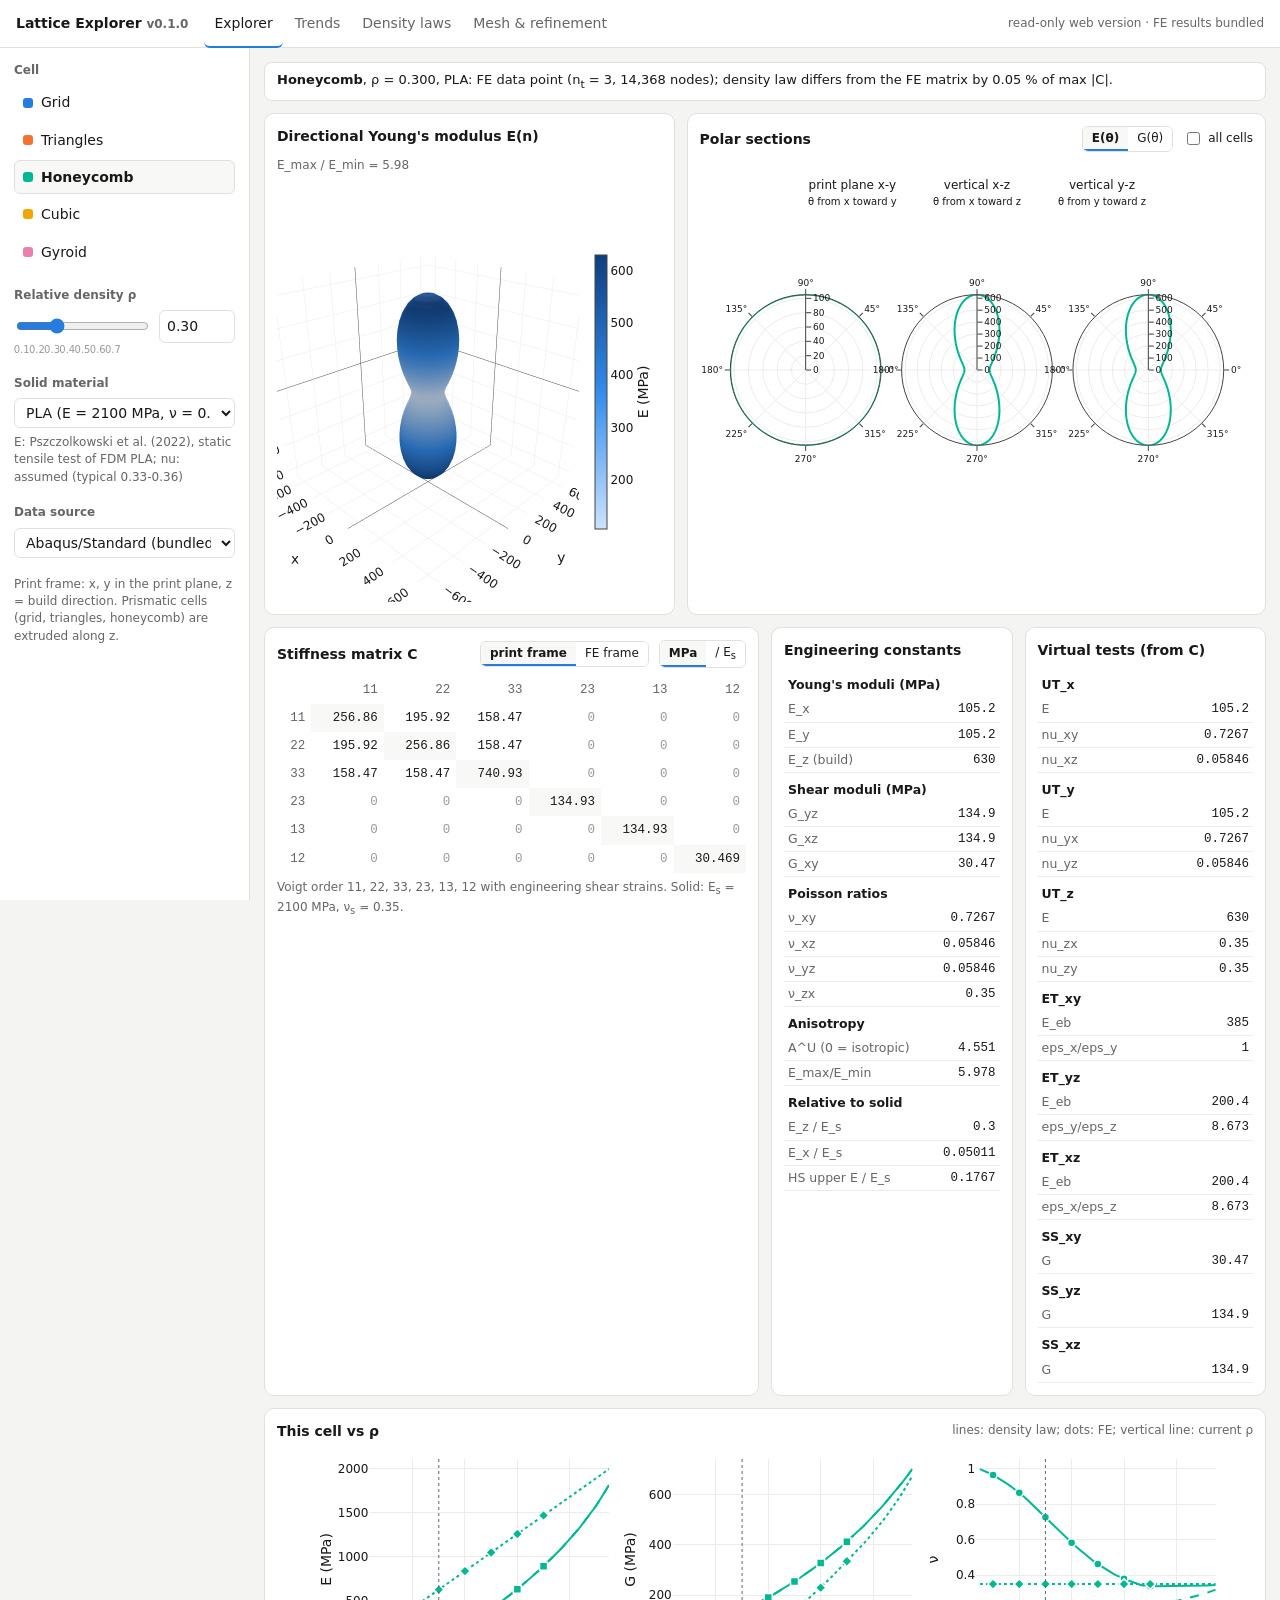
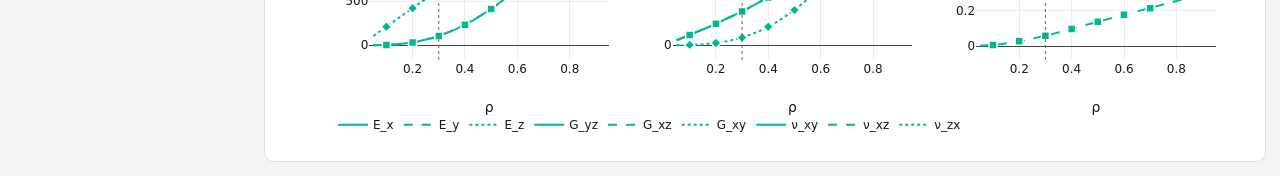
<file: index.html>
<!doctype html>
<html lang="en">
<head>
<meta charset="utf-8">
<meta name="viewport" content="width=device-width, initial-scale=1">
<title>Lattice Explorer</title>
<link rel="icon" href="data:,">
<link rel="stylesheet" href="static/style.css">
<script src="static/vendor/plotly.min.js"></script>
<script type="importmap">{"imports": {"three": "./static/vendor/three.module.min.js"}}</script>
</head>
<body data-static="1">
<header class="top">
  <div class="brand">Lattice Explorer <span class="muted" id="ver"></span></div>
  <nav id="tabs">
    <button data-tab="explore" class="on">Explorer</button>
    <button data-tab="trends">Trends</button>
    <button data-tab="laws">Density laws</button>
    <button data-tab="mesh">Mesh &amp; refinement</button>
    <button data-tab="fields">Stress fields</button>
    <button data-tab="jobs">Jobs <span id="jobbadge" class="badge" hidden></span></button>
    <button data-tab="data">Data</button>
    <button data-tab="settings">Settings</button>
  </nav>
  <div class="solver" id="solverstatus"></div>
</header>

<div class="layout">
<aside class="side">
  <div class="group">
    <label class="lab">Cell</label>
    <div id="patterns" class="patterns"></div>
  </div>
  <div class="group">
    <label class="lab" for="rho">Relative density &rho;</label>
    <div class="rhorow">
      <input type="range" id="rho" min="0.05" max="0.95" step="0.005" value="0.3">
      <input type="number" id="rhonum" min="0.05" max="0.95" step="0.01" value="0.30">
    </div>
    <div class="ticks" id="rhoticks"></div>
    <div class="note" id="rhonote"></div>
  </div>
  <div class="group">
    <label class="lab" for="material">Solid material</label>
    <select id="material"></select>
    <div class="note" id="matnote"></div>
  </div>
  <div class="group">
    <label class="lab" for="source">Data source</label>
    <select id="source"></select>
  </div>
  <div class="group note">
    Print frame: x, y in the print plane, z = build direction. Prismatic cells (grid, triangles,
    honeycomb) are extruded along z.
  </div>
</aside>

<main>
<!-- ======================================================== EXPLORER -->
<section id="tab-explore" class="tab">
  <div class="status" id="exstatus"></div>
  <div class="grid">
    <div class="card span5">
      <div class="cardhead"><h3>Directional Young's modulus E(n)</h3>
        <span class="muted" id="surfinfo"></span></div>
      <div id="surf" class="plot tall"></div>
    </div>
    <div class="card span7">
      <div class="cardhead"><h3>Polar sections</h3>
        <div class="seg" id="polarq"><button data-v="E" class="on">E(&theta;)</button><button data-v="G">G(&theta;)</button></div>
        <label class="chk"><input type="checkbox" id="polarall"> all cells</label>
      </div>
      <div id="polar" class="plot tall"></div>
    </div>
    <div class="card span6">
      <div class="cardhead"><h3>Stiffness matrix C</h3>
        <div class="seg" id="cframe"><button data-v="print" class="on">print frame</button><button data-v="fe">FE frame</button></div>
        <div class="seg" id="cunit"><button data-v="MPa" class="on">MPa</button><button data-v="norm">/ E<sub>s</sub></button></div>
      </div>
      <table class="matrix" id="cmat"></table>
      <div class="note" id="cnote"></div>
    </div>
    <div class="card span3">
      <div class="cardhead"><h3>Engineering constants</h3></div>
      <table class="kv" id="consts"></table>
    </div>
    <div class="card span3">
      <div class="cardhead"><h3>Virtual tests (from C)</h3></div>
      <table class="kv" id="vtests"></table>
    </div>
    <div class="card span12">
      <div class="cardhead"><h3>This cell vs &rho;</h3><span class="muted">lines: density law; dots: FE; vertical line: current &rho;</span></div>
      <div id="cellrho" class="plot mid"></div>
    </div>
  </div>
</section>

<!-- ======================================================== TRENDS -->
<section id="tab-trends" class="tab" hidden>
  <div class="toolbar">
    <div class="seg" id="trscale"><button data-v="log" class="on">log axes</button><button data-v="linear">linear</button></div>
    <div class="legend-html" id="trlegend"></div>
  </div>
  <div class="note" style="margin:-4px 0 10px">Lines: density laws; dots: FE. Shaded band: FE data range. Voigt bound &rho;E<sub>s</sub> holds for E(n) in every direction;
    the Hashin-Shtrikman upper bound applies to isotropic cells only.</div>
  <div class="grid" id="trendgrid"></div>
</section>

<!-- ======================================================== LAWS -->
<section id="tab-laws" class="tab" hidden>
  <div class="grid">
    <div class="card span7">
      <div class="cardhead"><h3 id="lawtitle">Density laws</h3></div>
      <div id="lawplot" class="plot tall"></div>
    </div>
    <div class="card span5">
      <div class="cardhead"><h3>Poisson ratios</h3><span class="muted">monotone cubic (PCHIP) through FE points and &nu;<sub>s</sub> at &rho; = 1</span></div>
      <div id="nuplot" class="plot tall"></div>
    </div>
    <div class="card span12">
      <div class="cardhead"><h3>Modulus laws used by the explorer (print frame)</h3></div>
      <div class="note">
        Each modulus, divided by the solid value (E<sub>s</sub> or G<sub>s</sub> = E<sub>s</sub>/2(1+&nu;<sub>s</sub>)), is fitted with two
        families; the one with the lower leave-one-out (LOO) error is kept, and its polynomial degree d is chosen by LOO as well:<br>
        mixture: h = &rho; + &rho;(1&minus;&rho;) &Sigma; c<sub>i</sub> &rho;<sup>i</sup> &nbsp;&nbsp;
        power-mixture: h = &rho;<sup>n</sup> [1 + (1&minus;&rho;) &Sigma; b<sub>i</sub> &rho;<sup>i</sup>] &nbsp;&nbsp; (both give h(1) = 1).
        The plain power law a&rho;<sup>n</sup> is dashed in the chart for comparison. C(&rho;) is assembled from the fitted constants
        (<span id="lawsym"></span>). Fitting the moduli directly avoids the cancellation that separate C<sub>ij</sub> fits suffer for
        bending-dominated in-plane moduli.
      </div>
      <table class="tbl" id="lawtable"></table>
    </div>
    <div class="card span12">
      <div class="cardhead"><h3>C<sub>ij</sub> entry laws (FE frame, HD convention; reported, not used for the explorer)</h3></div>
      <table class="tbl" id="entrytable"></table>
    </div>
  </div>
</section>

<!-- ======================================================== MESH -->
<section id="tab-mesh" class="tab" hidden>
  <div class="grid">
    <div class="card span6">
      <div class="cardhead"><h3>Mesh preview</h3>
        <label class="inl"><span>n<sub>t</sub></span> <input type="number" id="meshnt" min="1" max="10" step="0.5" value="3"></label>
        <button id="meshbtn" class="primary">Build mesh</button>
      </div>
      <div id="meshview" class="view"></div>
      <table class="kv two" id="meshstats"></table>
    </div>
    <div class="card span6">
      <div class="cardhead"><h3>Refinement study</h3>
        <select id="convset"></select>
      </div>
      <div id="convplot" class="plot mid"></div>
      <div id="converr" class="plot mid"></div>
    </div>
    <div class="card span7">
      <div class="cardhead"><h3>Grid convergence index (three finest meshes)</h3></div>
      <table class="tbl" id="convtable"></table>
      <div class="note" id="convnote"></div>
      <div class="runrow server-only">
        <span>Run a study with CalculiX for the selected cell and &rho;: n<sub>t</sub> =</span>
        <input type="text" id="convlevels" value="2, 3, 4, 6">
        <button id="convrun">Queue jobs</button>
      </div>
    </div>
    <div class="card span5 explain">
      <div class="cardhead"><h3>How to read this</h3></div>
      <p><b>n<sub>t</sub></b> is the number of elements across the thinnest wall; the element size there is
        h = t<sub>min</sub>/n<sub>t</sub>. Every other size in the mesh (grading away from walls, the cap in the
        interior) is a fixed multiple of h, so halving h refines the whole mesh in proportion.</p>
      <p><b>Observed order p.</b> If the error behaves like a h<sup>p</sup>, three meshes with ratios
        r<sub>21</sub> = h<sub>2</sub>/h<sub>1</sub>, r<sub>32</sub> = h<sub>3</sub>/h<sub>2</sub> determine p
        (Celik et al. 2008, fixed-point form for unequal ratios).</p>
      <p><b>Richardson extrapolation</b> estimates the value at h &rarr; 0:
        f<sub>ext</sub> = (r<sub>21</sub><sup>p</sup> f<sub>1</sub> &minus; f<sub>2</sub>) / (r<sub>21</sub><sup>p</sup> &minus; 1).</p>
      <p><b>GCI</b> (Roache 1998) is an error band on the finest mesh with safety factor F<sub>s</sub> = 1.25:
        GCI = F<sub>s</sub> |f<sub>1</sub> &minus; f<sub>2</sub>|/|f<sub>1</sub>| / (r<sub>21</sub><sup>p</sup> &minus; 1).
        It is meaningful only in the asymptotic range, where the error behaves like a h<sup>p</sup>. The table checks this by
        comparing p from the three finest meshes with p from the next coarser triple: similar values mean asymptotic.</p>
      <p><b>Corners.</b> Where walls meet at a re-entrant corner the elastic stress is singular
        (&sigma; ~ r<sup>&lambda;&minus;1</sup>, 0 &lt; &lambda; &lt; 1): the peak stress keeps growing with
        refinement and never converges. C<sub>ij</sub> is a strain energy, an integral over the cell, and stays finite,
        so it converges, at an order set partly by the corner angle. Oscillatory convergence (sign changes between
        levels) makes p unreliable; the table flags it.</p>
    </div>
  </div>
</section>

<!-- ======================================================== FIELDS -->
<section id="tab-fields" class="tab" hidden>
  <div class="toolbar">
    <select id="fieldrec"></select>
    <select id="fieldstep"></select>
    <label class="inl">scale <input type="range" id="fdeform" min="0" max="200" step="1" value="0"><span id="fdeformv">0</span>&times;</label>
    <label class="inl">tiles <select id="ftiles"><option>1</option><option>2</option><option>3</option></select></label>
    <label class="inl">colours <select id="fcmap"><option value="seq">sequential</option><option value="rainbow">banded rainbow (Abaqus-like)</option></select></label>
    <label class="inl">limit <select id="flimit"><option value="p995">99.5th percentile</option><option value="max">maximum</option></select></label>
    <button id="fvtu">ParaView (.vtu)</button>
    <button id="ffolder">Open folder</button>
    <button id="fcgx">Open in cgx</button>
  </div>
  <div class="card span12">
    <div id="fieldview" class="view big"></div>
    <div class="note" id="fieldnote"></div>
  </div>
</section>

<!-- ======================================================== JOBS -->
<section id="tab-jobs" class="tab" hidden>
  <div class="grid">
    <div class="card span4">
      <div class="cardhead"><h3>New CalculiX run</h3></div>
      <div class="form">
        <label>Cell <select id="jpattern"></select></label>
        <label>&rho; <input type="number" id="jrho" min="0.05" max="0.9" step="0.05" value="0.3"></label>
        <label><span>n<sub>t</sub> (one or several, e.g. 2, 3, 4)</span> <input type="text" id="jnt" value="3"></label>
        <label>Material <select id="jmat"></select></label>
        <label class="chk"><input type="checkbox" id="jfield" checked> field output (.frd for stress views)</label>
        <label class="chk"><input type="checkbox" id="jforce"> run again even if cached</label>
        <button id="jsubmit" class="primary">Queue</button>
        <div class="note" id="jnote"></div>
      </div>
    </div>
    <div class="card span8">
      <div class="cardhead"><h3>Queue</h3><span class="muted" id="jobsummary"></span></div>
      <table class="tbl" id="jobtable"></table>
    </div>
    <div class="card span12">
      <div class="cardhead"><h3>Log</h3><span class="muted" id="logtitle"></span></div>
      <pre id="joblog" class="log"></pre>
    </div>
  </div>
</section>

<!-- ======================================================== DATA -->
<section id="tab-data" class="tab" hidden>
  <div class="toolbar">
    <select id="datasource"></select>
    <a id="csvlink" class="btn" href="#">Download stiffness CSV (print frame)</a>
    <span class="muted" id="datacount"></span>
  </div>
  <div class="card span12"><table class="tbl" id="datatable"></table></div>
</section>

<!-- ======================================================== SETTINGS -->
<section id="tab-settings" class="tab" hidden>
  <div class="grid">
    <div class="card span6">
      <div class="cardhead"><h3>CalculiX</h3></div>
      <div class="form">
        <label>ccx executable <input type="text" id="sccx" placeholder="C:\calculix\ccx_i4_static.exe"></label>
        <div class="btnrow"><button id="sdetect">Auto-detect</button><button id="ssave" class="primary">Save</button></div>
        <div id="sdetected" class="note"></div>
        <div id="sccxstatus" class="note"></div>
        <label>cgx executable (optional) <input type="text" id="scgx" placeholder="C:\calculix\cgx_STATIC.exe"></label>
        <label>threads for ccx <input type="number" id="sthreads" min="1" max="64" value="2"></label>
        <label class="chk"><input type="checkbox" id="sfield"> field output on by default</label>
        <div class="note" id="sws"></div>
      </div>
    </div>
    <div class="card span6">
      <div class="cardhead"><h3>Materials</h3></div>
      <table class="tbl" id="mattable"></table>
      <div class="form inline">
        <input type="text" id="mname" placeholder="name">
        <input type="number" id="mE" placeholder="E (MPa)">
        <input type="number" id="mnu" placeholder="&nu;" step="0.01">
        <input type="text" id="msrc" placeholder="source of the values">
        <button id="madd">Add</button>
      </div>
      <div class="note">C scales with E<sub>s</sub> at fixed &nu;<sub>s</sub>. A material with a different &nu;<sub>s</sub>
        needs its own runs (Jobs tab); until then the explorer has no data for it.</div>
    </div>
  </div>
</section>
</main>
</div>
<div id="toast" hidden></div>
<script type="module" src="static/app.js"></script>
</body>
</html>
</file>
<file: static/style.css>
:root {
  color-scheme: light;
  --bg: #f4f4f2; --surface: #ffffff; --surface-2: #f8f8f6; --border: #e1e1dc;
  --text: #191919; --muted: #666666; --faint: #9a9a96; --grid: #ececea;
  --accent: #257de0; --accent-ink: #ffffff; --warn: #b36b00; --bad: #c62828; --good: #2e7d32;
  --s1: #257de0; --s2: #f47230; --s3: #00b894; --s4: #f2a600; --s5: #ee7fac;
  --mono: ui-monospace, "Cascadia Mono", Consolas, monospace;
  --sans: "Segoe UI", system-ui, -apple-system, Roboto, sans-serif;
}
@media (prefers-color-scheme: dark) {
  :root:not([data-theme="light"]) {
    color-scheme: dark;
    --bg: #121212; --surface: #1b1b1b; --surface-2: #222; --border: #333;
    --text: #efefef; --muted: #a0a0a0; --faint: #6f6f6f; --grid: #2a2a2a;
    --accent: #338ced; --s1: #338ced; --s2: #e76624; --s3: #00a888; --s4: #d28e05; --s5: #e24d8b;
  }
}
:root[data-theme="dark"] {
  color-scheme: dark;
  --bg: #121212; --surface: #1b1b1b; --surface-2: #222; --border: #333;
  --text: #efefef; --muted: #a0a0a0; --faint: #6f6f6f; --grid: #2a2a2a;
  --accent: #338ced; --s1: #338ced; --s2: #e76624; --s3: #00a888; --s4: #d28e05; --s5: #e24d8b;
}
* { box-sizing: border-box; }
body { margin: 0; background: var(--bg); color: var(--text); font: 14px/1.45 var(--sans); }
h3 { margin: 0; font-size: 14px; font-weight: 600; }
.muted { color: var(--muted); font-size: 12px; }
.note { color: var(--muted); font-size: 12px; margin-top: 6px; }
.top { display: flex; align-items: center; gap: 16px; padding: 0 16px; height: 48px; background: var(--surface);
  border-bottom: 1px solid var(--border); position: sticky; top: 0; z-index: 5; }
.brand { font-weight: 650; white-space: nowrap; }
nav { display: flex; gap: 2px; overflow-x: auto; flex: 1; }
nav button { background: none; border: 0; padding: 14px 10px 12px; color: var(--muted); cursor: pointer;
  border-bottom: 2px solid transparent; font: inherit; white-space: nowrap; }
nav button.on { color: var(--text); border-bottom-color: var(--accent); }
.solver { font-size: 12px; white-space: nowrap; }
.solver .dot { display: inline-block; width: 8px; height: 8px; border-radius: 50%; margin-right: 5px; }
.badge { background: var(--accent); color: var(--accent-ink); border-radius: 8px; padding: 0 6px; font-size: 11px; }
.layout { display: grid; grid-template-columns: 250px 1fr; min-height: calc(100vh - 48px); }
.side { background: var(--surface); border-right: 1px solid var(--border); padding: 14px; position: sticky; top: 48px;
  height: calc(100vh - 48px); overflow-y: auto; }
.group { margin-bottom: 18px; }
.lab { display: block; font-size: 12px; color: var(--muted); margin-bottom: 6px; font-weight: 600; }
.patterns { display: flex; flex-direction: column; gap: 3px; }
.patterns button { display: flex; align-items: center; gap: 8px; text-align: left; padding: 6px 8px; border: 1px solid transparent;
  background: none; border-radius: 6px; cursor: pointer; color: var(--text); font: inherit; }
.patterns button.on { border-color: var(--border); background: var(--surface-2); font-weight: 600; }
.patterns .sw { width: 10px; height: 10px; border-radius: 3px; }
.rhorow { display: flex; gap: 8px; align-items: center; }
.rhorow input[type=range] { flex: 1; accent-color: var(--accent); }
.rhorow input[type=number] { width: 76px; }
.ticks { position: relative; height: 14px; margin: 0 84px 0 0; }
.ticks span { position: absolute; transform: translateX(-50%); font-size: 10px; color: var(--faint); }
select, input[type=text], input[type=number] { font: inherit; padding: 5px 7px; border: 1px solid var(--border); border-radius: 6px;
  background: var(--surface); color: var(--text); }
.side select { width: 100%; }
button, .btn { font: inherit; padding: 5px 11px; border: 1px solid var(--border); border-radius: 6px; background: var(--surface);
  color: var(--text); cursor: pointer; text-decoration: none; display: inline-block; }
button:hover, .btn:hover { border-color: var(--faint); }
button.primary { background: var(--accent); border-color: var(--accent); color: var(--accent-ink); }
button:disabled { opacity: .5; cursor: default; }
main { padding: 14px; min-width: 0; }
.status { padding: 8px 12px; margin-bottom: 12px; border-radius: 8px; background: var(--surface); border: 1px solid var(--border);
  font-size: 13px; }
.status.warn { border-color: var(--warn); }
.grid { display: grid; grid-template-columns: repeat(12, minmax(0, 1fr)); gap: 12px; }
.card { background: var(--surface); border: 1px solid var(--border); border-radius: 10px; padding: 12px; min-width: 0; }
.span3 { grid-column: span 3; } .span4 { grid-column: span 4; } .span5 { grid-column: span 5; } .span6 { grid-column: span 6; }
.span7 { grid-column: span 7; } .span8 { grid-column: span 8; } .span12 { grid-column: span 12; }
.cardhead { display: flex; align-items: center; gap: 10px; margin-bottom: 8px; flex-wrap: wrap; }
.cardhead h3 { margin-right: auto; }
.plot.tall { height: 420px; } .plot.mid { height: 300px; }
.view { height: 440px; position: relative; border-radius: 8px; background: var(--surface-2); overflow: hidden; }
.view.big { height: calc(100vh - 190px); min-height: 420px; }
.seg { display: inline-flex; border: 1px solid var(--border); border-radius: 6px; overflow: hidden; }
.seg button { border: 0; border-radius: 0; padding: 3px 9px; font-size: 12px; }
.seg button.on { background: var(--surface-2); font-weight: 600; box-shadow: inset 0 -2px 0 var(--accent); }
.chk { font-size: 12px; display: inline-flex; gap: 5px; align-items: center; }
.inl { font-size: 12px; display: inline-flex; gap: 5px; align-items: center; color: var(--muted); }
.inl input[type=number] { width: 60px; }
table { border-collapse: collapse; width: 100%; font-variant-numeric: tabular-nums; }
.matrix td, .matrix th { padding: 5px 6px; text-align: right; font-family: var(--mono); font-size: 12.5px; }
.matrix th { color: var(--muted); font-weight: 500; }
.matrix td.z { color: var(--faint); }
.matrix td.dg { background: var(--surface-2); }
.kv td { padding: 3px 4px; font-size: 12.5px; border-bottom: 1px solid var(--grid); }
.kv td:first-child { color: var(--muted); }
.kv td:last-child { text-align: right; font-family: var(--mono); }
.kv.two { margin-top: 8px; }
.kv tr.sec td { color: var(--text); font-weight: 600; padding-top: 8px; border-bottom: 0; font-family: var(--sans); text-align: left; }
.tbl th, .tbl td { padding: 5px 7px; border-bottom: 1px solid var(--grid); font-size: 12.5px; text-align: left; }
.tbl th { color: var(--muted); font-weight: 500; position: sticky; top: 0; background: var(--surface); }
.tbl td.n { text-align: right; font-family: var(--mono); white-space: nowrap; }
.tbl tr.sel td { background: var(--surface-2); }
.tbl tr.click { cursor: pointer; }
.toolbar { display: flex; gap: 10px; align-items: center; flex-wrap: wrap; margin-bottom: 12px; }
.form { display: flex; flex-direction: column; gap: 9px; }
.form label { display: flex; flex-direction: column; gap: 3px; font-size: 12px; color: var(--muted); }
.form label.chk { flex-direction: row; }
.form.inline { flex-direction: row; flex-wrap: wrap; margin-top: 10px; }
.form.inline input { width: 110px; }
.form.inline input#msrc { flex: 1; min-width: 160px; }
.btnrow { display: flex; gap: 8px; }
.runrow { display: flex; gap: 8px; align-items: center; margin-top: 12px; flex-wrap: wrap; font-size: 12.5px; }
.runrow input { width: 140px; }
.log { background: var(--surface-2); padding: 10px; border-radius: 8px; max-height: 360px; overflow: auto; font: 12px/1.4 var(--mono);
  margin: 0; white-space: pre-wrap; }
.st { font-size: 11.5px; padding: 1px 7px; border-radius: 9px; border: 1px solid var(--border); }
.st.done, .st.cached { color: var(--good); border-color: var(--good); }
.st.failed { color: var(--bad); border-color: var(--bad); }
.st.running { color: var(--accent); border-color: var(--accent); }
.explain p { font-size: 12.5px; margin: 0 0 8px; }
.colorbar { position: absolute; right: 14px; top: 14px; width: 210px; background: color-mix(in srgb, var(--surface) 88%, transparent);
  border: 1px solid var(--border); border-radius: 8px; padding: 8px; font-size: 11px; }
.colorbar .bar { height: 12px; border-radius: 3px; margin: 4px 0 2px; }
.colorbar .lbl { display: flex; justify-content: space-between; font-family: var(--mono); }
.viewhint { position: absolute; left: 12px; bottom: 10px; font-size: 11px; color: var(--muted); }
.placeholder { display: flex; align-items: center; justify-content: center; height: 100%; color: var(--muted); font-size: 13px; padding: 20px; text-align: center; }
#toast { position: fixed; bottom: 18px; left: 50%; transform: translateX(-50%); background: var(--text); color: var(--bg);
  padding: 8px 14px; border-radius: 8px; font-size: 13px; z-index: 20; max-width: 80vw; }
@media (max-width: 1100px) {
  .span3, .span4, .span5, .span6, .span7, .span8 { grid-column: span 12; }
}
@media (max-width: 760px) {
  .layout { grid-template-columns: 1fr; }
  .side { position: static; height: auto; }
}
.legend-html { display: flex; gap: 16px; flex-wrap: wrap; font-size: 12px; align-items: center; }
.legend-html .sw { display: inline-block; width: 14px; height: 3px; border-radius: 2px; vertical-align: middle; margin-right: 5px; }
.legend-html .dash { display: inline-block; width: 16px; border-top: 1.5px dashed var(--muted); vertical-align: middle; margin-right: 5px; }
.legend-html .dot { display: inline-block; width: 16px; border-top: 1.5px dotted var(--muted); vertical-align: middle; margin-right: 5px; }
[hidden] { display: none !important; }
</file>
